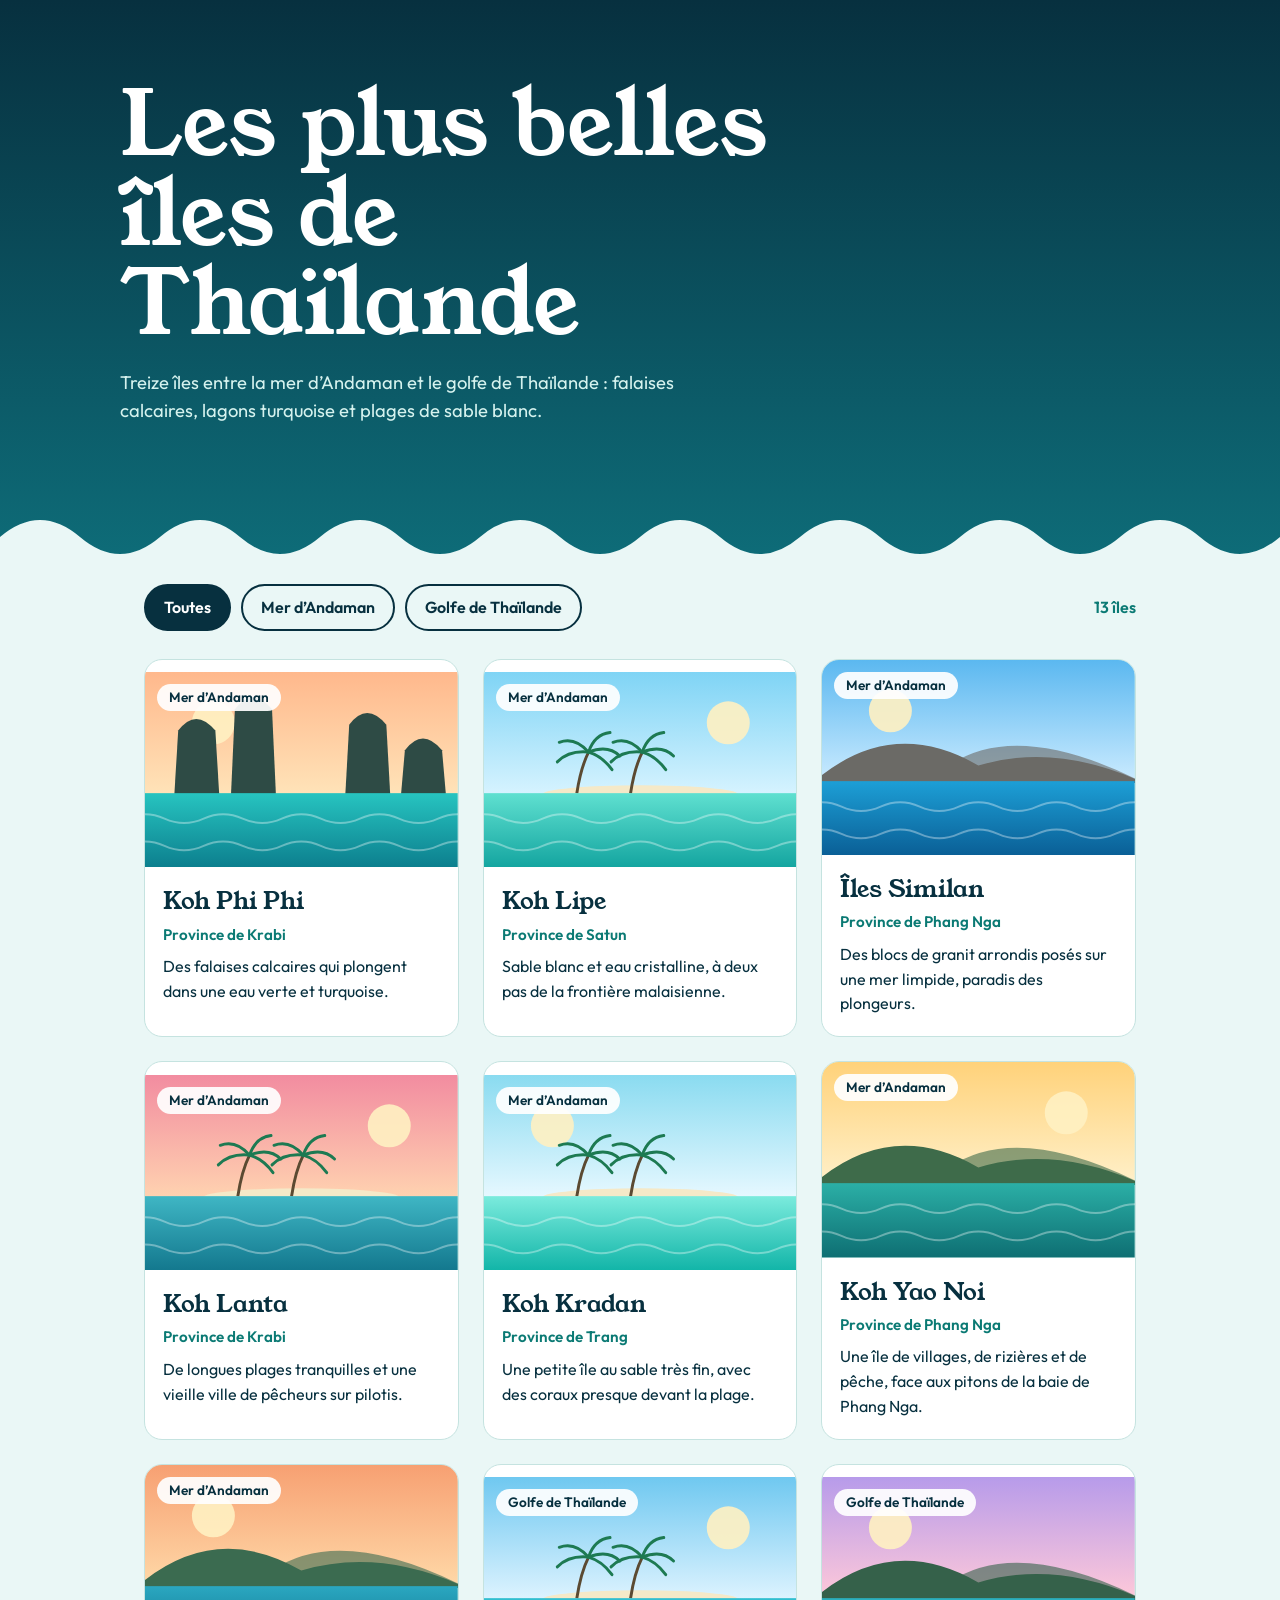
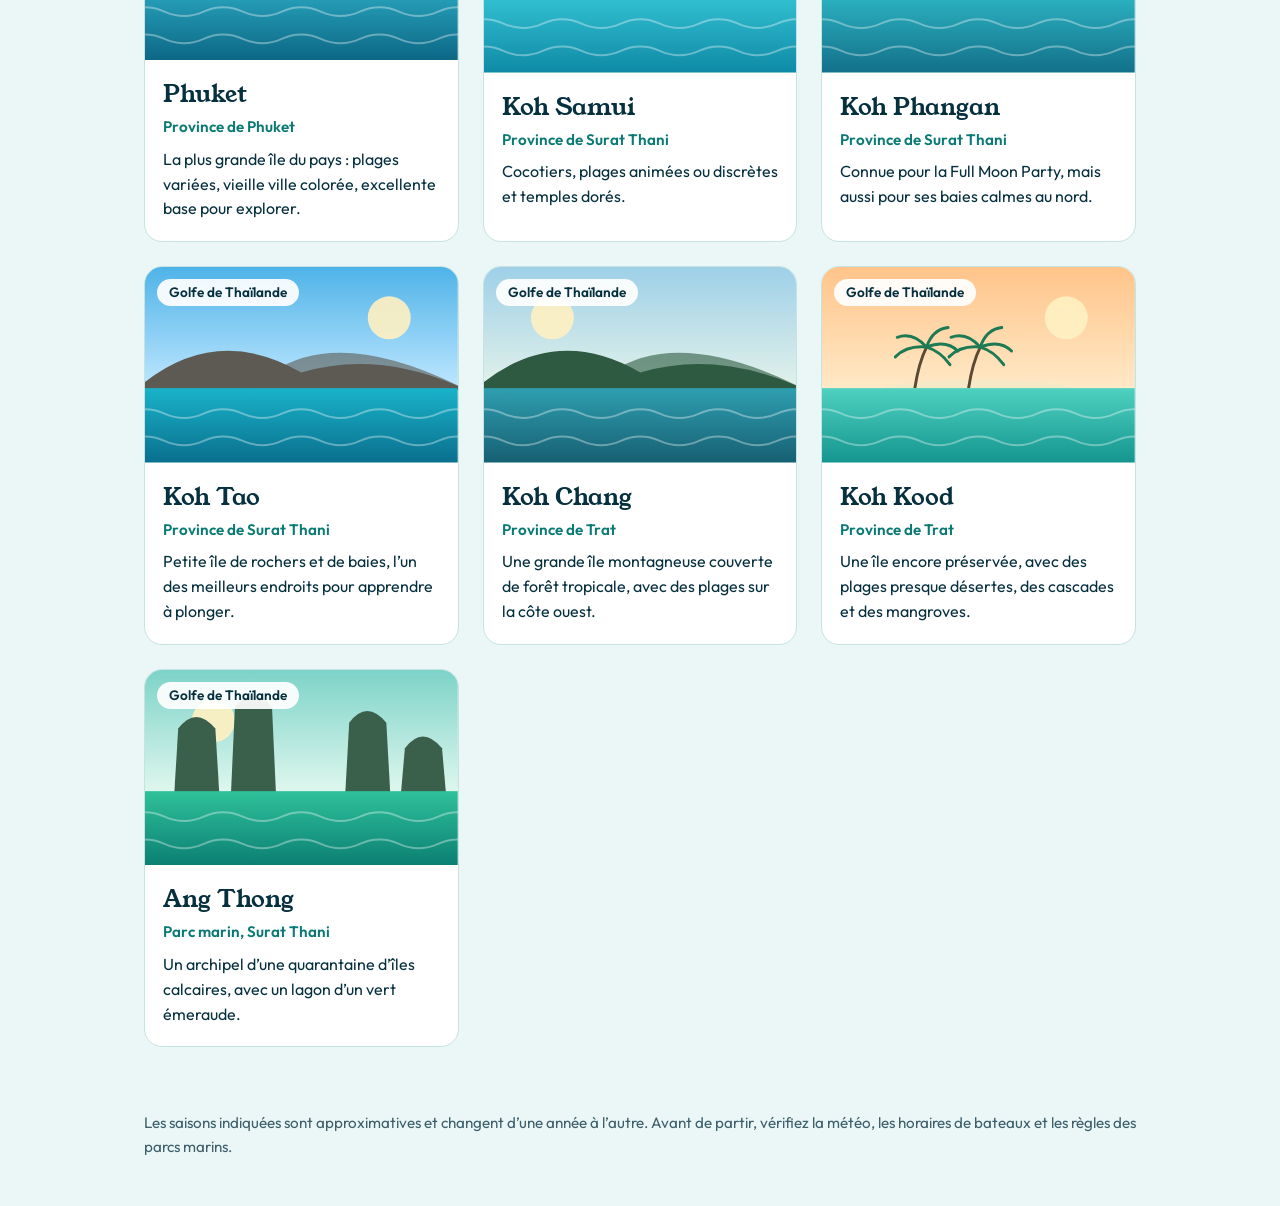
<file: index.html>
<!DOCTYPE html>
<html lang="fr">
<head>
<meta charset="UTF-8">
<meta name="viewport" content="width=device-width, initial-scale=1">
<title>Les plus belles îles de Thaïlande</title>
<link rel="preconnect" href="https://fonts.googleapis.com">
<link rel="preconnect" href="https://fonts.gstatic.com" crossorigin>
<link href="https://fonts.googleapis.com/css2?family=Outfit:wght@400;600&family=Young+Serif&display=swap" rel="stylesheet">
<style>
  :root {
    --fond: #EAF7F6;
    --encre: #07303F;
    --lagon: #0B7A74;
    --ruban: #FFC93C;
  }

  * { box-sizing: border-box; }

  body {
    margin: 0;
    background: var(--fond);
    color: var(--encre);
    font-family: "Outfit", Arial, sans-serif;
    line-height: 1.55;
  }

  /* ---------- En-tête ---------- */
  header {
    position: relative;
    overflow: hidden;
    padding: 80px 24px 150px;
    color: #fff;
    background: linear-gradient(180deg, #07303F 0%, #0E6E7A 100%);
  }

  .titrage { max-width: 1040px; margin: 0 auto; }

  h1 {
    font-family: "Young Serif", Georgia, serif;
    font-weight: 400;
    font-size: clamp(2.6rem, 9vw, 5.6rem);
    line-height: 1;
    margin: 0 0 20px;
    max-width: 13ch;
  }

  .accroche { font-size: 1.15rem; max-width: 48ch; margin: 0; color: #D5F2EE; }

  .vagues {
    position: absolute;
    left: 0; bottom: -1px;
    width: 200%; height: 80px;
    animation: derive 22s linear infinite;
  }

  @keyframes derive { to { transform: translateX(-50%); } }

  /* ---------- Filtres ---------- */
  main { max-width: 1040px; margin: 0 auto; padding: 8px 24px 64px; }

  .barre {
    display: flex;
    flex-wrap: wrap;
    align-items: center;
    gap: 10px;
    margin-bottom: 28px;
  }

  .barre button {
    font: inherit;
    font-weight: 600;
    padding: 9px 18px;
    border-radius: 999px;
    border: 2px solid var(--encre);
    background: transparent;
    color: var(--encre);
    cursor: pointer;
  }

  .barre button[aria-pressed="true"] { background: var(--encre); color: #fff; }
  .barre button:hover { background: #D3ECEA; }
  .barre button[aria-pressed="true"]:hover { background: var(--encre); }

  .compte { margin-left: auto; color: var(--lagon); font-weight: 600; }

  button:focus-visible { outline: 3px solid var(--ruban); outline-offset: 3px; box-shadow: 0 0 0 5px var(--encre); }

  /* ---------- Cartes ---------- */
  .grille {
    display: grid;
    grid-template-columns: repeat(auto-fill, minmax(270px, 1fr));
    gap: 24px;
  }

  .carte {
    padding: 0;
    text-align: left;
    font: inherit;
    color: inherit;
    background: #fff;
    border: 1px solid #C5E3E0;
    border-radius: 18px;
    overflow: hidden;
    cursor: pointer;
    transition: transform .2s ease;
  }

  .carte:hover { transform: translateY(-5px); }

  .vue { position: relative; aspect-ratio: 8 / 5; background: #CFEFEA; }
  .vue svg, .vue img { display: block; width: 100%; height: 100%; object-fit: cover; }

  .mer {
    position: absolute;
    top: 12px; left: 12px;
    padding: 3px 12px;
    border-radius: 999px;
    background: rgba(255, 255, 255, .92);
    color: var(--encre);
    font-size: .85rem;
    font-weight: 600;
  }

  .texte { padding: 16px 18px 20px; }

  .texte h3 {
    font-family: "Young Serif", Georgia, serif;
    font-weight: 400;
    font-size: 1.5rem;
    margin: 0 0 2px;
  }

  .region { margin: 0 0 8px; color: var(--lagon); font-weight: 600; font-size: .95rem; }
  .texte p:last-child { margin: 0; }

  /* ---------- Fiche détaillée ---------- */
  dialog {
    width: min(660px, 92vw);
    padding: 0;
    border: none;
    border-radius: 18px;
    color: var(--encre);
    overflow: hidden;
  }

  dialog::backdrop { background: rgba(7, 48, 63, .65); }

  .fiche-vue { aspect-ratio: 16 / 7; }
  .fiche-vue svg, .fiche-vue img { display: block; width: 100%; height: 100%; object-fit: cover; }

  .fiche-corps { padding: 24px 28px 30px; }

  .fiche-corps h2 {
    font-family: "Young Serif", Georgia, serif;
    font-weight: 400;
    font-size: 2rem;
    margin: 0 0 2px;
  }

  dl { margin: 18px 0 0; }
  dt { font-weight: 600; color: var(--lagon); margin-top: 14px; }
  dd { margin: 2px 0 0; }

  .fermer {
    position: absolute;
    top: 12px; right: 12px;
    width: 40px; height: 40px;
    border: none;
    border-radius: 50%;
    background: rgba(255, 255, 255, .92);
    color: var(--encre);
    font-size: 1.2rem;
    cursor: pointer;
  }

  footer { max-width: 1040px; margin: 0 auto; padding: 0 24px 48px; font-size: .95rem; color: #3E5F6B; }

  @media (prefers-reduced-motion: reduce) {
    .vagues { animation: none; }
    .carte { transition: none; }
  }
</style>
</head>
<body>

<header>
  <div class="titrage">
    <h1>Les plus belles îles de Thaïlande</h1>
    <p class="accroche">Treize îles entre la mer d’Andaman et le golfe de Thaïlande : falaises calcaires, lagons turquoise et plages de sable blanc.</p>
  </div>
  <svg class="vagues" viewBox="0 0 2880 80" preserveAspectRatio="none" aria-hidden="true">
    <path id="vague" fill="#EAF7F6" d=""/>
  </svg>
</header>

<main>
  <div class="barre" role="group" aria-label="Filtrer par mer">
    <button type="button" data-filtre="toutes" aria-pressed="true">Toutes</button>
    <button type="button" data-filtre="andaman" aria-pressed="false">Mer d’Andaman</button>
    <button type="button" data-filtre="golfe" aria-pressed="false">Golfe de Thaïlande</button>
    <span class="compte" id="compte" aria-live="polite"></span>
  </div>
  <div class="grille" id="grille"></div>
</main>

<footer>
  Les saisons indiquées sont approximatives et changent d’une année à l’autre. Avant de partir, vérifiez la météo, les horaires de bateaux et les règles des parcs marins.
</footer>

<dialog id="fiche" aria-labelledby="fiche-titre">
  <button type="button" class="fermer" id="fermer" aria-label="Fermer la fiche">✕</button>
  <div id="fiche-contenu"></div>
</dialog>

<script>
  /* Les îles. Pour ajouter une vraie photo, remplissez "photo" avec le nom
     d’un fichier image placé dans le même dossier, par exemple "phi-phi.jpg".
     Si "photo" est vide, une illustration dessinée par le code s’affiche.
     c = couleurs : ciel haut, ciel bas, mer haut, mer bas, rochers */
  const iles = [
    { nom: "Koh Phi Phi", mer: "andaman", region: "Province de Krabi", saison: "Novembre à avril", type: "karst", photo: "",
      c: ["#FFB88C", "#FFE3B8", "#27C4C0", "#0C7F8E", "#2E4B45"],
      resume: "Des falaises calcaires qui plongent dans une eau verte et turquoise.",
      faire: "Faire du snorkeling autour de Phi Phi Leh, monter au point de vue de Phi Phi Don, admirer le coucher de soleil depuis un bateau longtail. L’accès à Maya Bay est réglementé.",
      profil: "Ceux qui veulent des paysages spectaculaires et une ambiance animée." },
    { nom: "Koh Lipe", mer: "andaman", region: "Province de Satun", saison: "Novembre à avril", type: "flat", photo: "",
      c: ["#7FD4F5", "#D6F3FF", "#5FE0D0", "#14A5A0", "#2F7D5A"],
      resume: "Sable blanc et eau cristalline, à deux pas de la frontière malaisienne.",
      faire: "Snorkeling sur les récifs de la plage de Pattaya, tour des îlots du parc de Tarutao, marche d’une plage à l’autre.",
      profil: "Les amateurs de plages de carte postale et de petites îles où l’on circule à pied." },
    { nom: "Îles Similan", mer: "andaman", region: "Province de Phang Nga", saison: "Novembre à avril (parc fermé en saison des pluies)", type: "hill", photo: "",
      c: ["#5BB8F0", "#CBEBFF", "#1D9FD6", "#0A5F96", "#6B6A66"],
      resume: "Des blocs de granit arrondis posés sur une mer limpide, paradis des plongeurs.",
      faire: "Plongée et snorkeling avec tortues et raies, plages désertes, point de vue sur l’île n° 8 (Koh Similan).",
      profil: "Les plongeurs, de débutants à confirmés. Pas d’hôtels classiques : on y va en excursion ou en croisière." },
    { nom: "Koh Lanta", mer: "andaman", region: "Province de Krabi", saison: "Novembre à avril", type: "flat", photo: "",
      c: ["#F28CA0", "#FFD2B0", "#3FB6C4", "#13788E", "#2F7D5A"],
      resume: "De longues plages tranquilles et une vieille ville de pêcheurs sur pilotis.",
      faire: "Visiter Lanta Old Town, explorer le parc national au sud, partir en excursion vers Koh Rok.",
      profil: "Les familles et ceux qui cherchent le calme sans manquer de services." },
    { nom: "Koh Kradan", mer: "andaman", region: "Province de Trang", saison: "Novembre à avril", type: "flat", photo: "",
      c: ["#8ADBF0", "#E6F8FF", "#7BEBDD", "#12B5A8", "#2F7D5A"],
      resume: "Une petite île au sable très fin, avec des coraux presque devant la plage.",
      faire: "Snorkeling directement depuis la plage, tour des îles voisines, rien d’autre : c’est le principe.",
      profil: "Ceux qui veulent se déconnecter, avec peu de logements et peu de monde." },
    { nom: "Koh Yao Noi", mer: "andaman", region: "Province de Phang Nga", saison: "Novembre à avril", type: "hill", photo: "",
      c: ["#FFD27A", "#FFF0C9", "#2BAFA6", "#0E6F73", "#3E6B4A"],
      resume: "Une île de villages, de rizières et de pêche, face aux pitons de la baie de Phang Nga.",
      faire: "Louer un vélo ou un scooter, kayak entre les îlots calcaires, rencontrer les habitants.",
      profil: "Les curieux qui préfèrent la vie locale aux grandes plages touristiques." },
    { nom: "Phuket", mer: "andaman", region: "Province de Phuket", saison: "Novembre à avril", type: "hill", photo: "",
      c: ["#F7A072", "#FFD9A8", "#2AA7C0", "#0C6784", "#3B6B50"],
      resume: "La plus grande île du pays : plages variées, vieille ville colorée, excellente base pour explorer.",
      faire: "Plages de Kata et Nai Harn, vieille ville de Phuket Town, excursions vers la baie de Phang Nga et les îles Phi Phi.",
      profil: "Ceux qui veulent tout à portée : choix d’hôtels, restaurants, transports." },
    { nom: "Koh Samui", mer: "golfe", region: "Province de Surat Thani", saison: "Janvier à septembre", type: "flat", photo: "",
      c: ["#6FC8F0", "#DDF3FF", "#32BFD1", "#0F8AA6", "#2F7D5A"],
      resume: "Cocotiers, plages animées ou discrètes et temples dorés.",
      faire: "Plage de Chaweng ou de Lamai, Big Buddha, excursion vers le parc marin d’Ang Thong.",
      profil: "Les voyageurs qui aiment le confort, des hôtels de tous niveaux et une bonne offre de restaurants." },
    { nom: "Koh Phangan", mer: "golfe", region: "Province de Surat Thani", saison: "Janvier à septembre", type: "hill", photo: "",
      c: ["#B79BEA", "#FFC9D9", "#2BB0BF", "#13708A", "#35614A"],
      resume: "Connue pour la Full Moon Party, mais aussi pour ses baies calmes au nord.",
      faire: "Plage de Haad Rin pour la fête, cascades de la jungle, bien-être et yoga à Srithanu, criques du nord.",
      profil: "Les fêtards comme les amateurs de yoga et de nature." },
    { nom: "Koh Tao", mer: "golfe", region: "Province de Surat Thani", saison: "Février à septembre", type: "hill", photo: "",
      c: ["#4FB3E8", "#BFE7FF", "#19B3C9", "#0A6F8E", "#5C5A52"],
      resume: "Petite île de rochers et de baies, l’un des meilleurs endroits pour apprendre à plonger.",
      faire: "Passer un brevet de plongée, snorkeling dans la baie de Shark Bay, randonnée vers le point de vue de John-Suwan.",
      profil: "Les futurs plongeurs et les amateurs de snorkeling." },
    { nom: "Koh Chang", mer: "golfe", region: "Province de Trat", saison: "Novembre à avril", type: "hill", photo: "",
      c: ["#9ED0E8", "#E3F2EA", "#2E9FB0", "#175F72", "#2D5A40"],
      resume: "Une grande île montagneuse couverte de forêt tropicale, avec des plages sur la côte ouest.",
      faire: "Cascades dans la jungle, plage de White Sand, village de pêcheurs de Bang Bao, balade à dos d’éléphant éthique ou kayak.",
      profil: "Les amoureux de nature qui veulent aussi des plages." },
    { nom: "Koh Kood", mer: "golfe", region: "Province de Trat", saison: "Novembre à avril", type: "flat", photo: "",
      c: ["#FFC48A", "#FFE9C7", "#4FD1C0", "#14958F", "#2F7D5A"],
      resume: "Une île encore préservée, avec des plages presque désertes, des cascades et des mangroves.",
      faire: "Cascade de Klong Chao, kayak dans la mangrove de Klong Hin, plages du sud-ouest.",
      profil: "Ceux qui cherchent le calme et le dépaysement, loin des foules." },
    { nom: "Ang Thong", mer: "golfe", region: "Parc marin, Surat Thani", saison: "Janvier à septembre", type: "karst", photo: "",
      c: ["#7DD3C8", "#DFF7EE", "#2FC19A", "#0B7F73", "#3A5F4B"],
      resume: "Un archipel d’une quarantaine d’îles calcaires, avec un lagon d’un vert émeraude.",
      faire: "Kayak entre les îlots, montée au point de vue de Koh Wua Talap, lagon d’émeraude de Koh Mae Ko.",
      profil: "Ceux qui aiment les paysages de falaises, en excursion d’une journée depuis Samui ou Phangan." }
  ];

  /* ---------- Illustration dessinée par le code ---------- */
  function tour(x, h) {
    const y = 120 - h;
    return `<path d="M${x} 126 L${x + 4} ${y + 18} Q${x + 22} ${y - 6} ${x + 42} ${y + 18} L${x + 46} 126Z"/>`;
  }

  function palmier(x) {
    return `<g stroke="#5B4A32" stroke-width="3" fill="none"><path d="M${x} 124 Q${x + 4} 98 ${x + 12} 82"/></g>
      <g stroke="#1D7A52" stroke-width="3" stroke-linecap="round" fill="none">
        <path d="M${x + 12} 82 q-20 -2 -32 10"/><path d="M${x + 12} 82 q-14 -16 -30 -10"/>
        <path d="M${x + 12} 82 q6 -18 22 -20"/><path d="M${x + 12} 82 q20 -8 32 4"/>
        <path d="M${x + 12} 82 q14 4 24 18"/></g>`;
  }

  function scene(ile, id) {
    const [s1, s2, m1, m2, roche] = ile.c;
    let formes = "";
    if (ile.type === "karst") {
      formes = `<g fill="${roche}">${tour(30, 78)}${tour(88, 100)}${tour(205, 84)}${tour(262, 58)}</g>`;
    } else if (ile.type === "hill") {
      formes = `<path d="M-10 126 Q60 70 130 108 Q200 60 330 126Z" fill="${roche}" opacity=".6"/>
               <path d="M-10 126 Q70 56 160 108 Q240 84 330 126Z" fill="${roche}"/>`;
    } else {
      formes = `<ellipse cx="160" cy="125" rx="100" ry="9" fill="#F5E9C8"/>${palmier(150)}${palmier(95)}`;
    }
    const vague = (y) => `<path d="M-20 ${y} q20 -9 40 0 t40 0 t40 0 t40 0 t40 0 t40 0 t40 0 t40 0 t40 0" fill="none" stroke="#fff" stroke-opacity=".35" stroke-width="2"/>`;
    return `<svg viewBox="0 0 320 200" preserveAspectRatio="xMidYMid slice" role="img" aria-label="Illustration de ${ile.nom}">
      <defs>
        <linearGradient id="ciel${id}" x1="0" y1="0" x2="0" y2="1"><stop offset="0" stop-color="${s1}"/><stop offset="1" stop-color="${s2}"/></linearGradient>
        <linearGradient id="mer${id}" x1="0" y1="0" x2="0" y2="1"><stop offset="0" stop-color="${m1}"/><stop offset="1" stop-color="${m2}"/></linearGradient>
      </defs>
      <rect width="320" height="125" fill="url(#ciel${id})"/>
      <circle cx="${id % 2 ? 250 : 70}" cy="52" r="22" fill="#FFF1C2" opacity=".9"/>
      ${formes}
      <rect y="124" width="320" height="76" fill="url(#mer${id})"/>
      ${vague(150)}${vague(178)}
    </svg>`;
  }

  function visuel(ile, id) {
    return ile.photo ? `<img src="${ile.photo}" alt="${ile.nom}">` : scene(ile, id);
  }

  const nomMer = { andaman: "Mer d’Andaman", golfe: "Golfe de Thaïlande" };

  /* ---------- Affichage ---------- */
  const grille = document.getElementById("grille");
  const compte = document.getElementById("compte");
  const fiche = document.getElementById("fiche");
  const contenu = document.getElementById("fiche-contenu");
  let filtre = "toutes";

  function afficher() {
    const liste = iles.map((ile, i) => ({ ile, i })).filter(({ ile }) => filtre === "toutes" || ile.mer === filtre);
    grille.innerHTML = liste.map(({ ile, i }) => `
      <button type="button" class="carte" data-i="${i}">
        <div class="vue">${visuel(ile, i)}<span class="mer">${nomMer[ile.mer]}</span></div>
        <div class="texte">
          <h3>${ile.nom}</h3>
          <p class="region">${ile.region}</p>
          <p>${ile.resume}</p>
        </div>
      </button>`).join("");
    compte.textContent = liste.length + (liste.length > 1 ? " îles" : " île");
  }

  document.querySelectorAll("[data-filtre]").forEach((bouton) => {
    bouton.addEventListener("click", () => {
      filtre = bouton.dataset.filtre;
      document.querySelectorAll("[data-filtre]").forEach((b) => b.setAttribute("aria-pressed", b === bouton));
      afficher();
    });
  });

  grille.addEventListener("click", (e) => {
    const carte = e.target.closest(".carte");
    if (!carte) return;
    const i = Number(carte.dataset.i);
    const ile = iles[i];
    contenu.innerHTML = `
      <div class="fiche-vue">${visuel(ile, "d" + i)}</div>
      <div class="fiche-corps">
        <h2 id="fiche-titre">${ile.nom}</h2>
        <p class="region">${ile.region} · ${nomMer[ile.mer]}</p>
        <p>${ile.resume}</p>
        <dl>
          <dt>Saison conseillée</dt><dd>${ile.saison}</dd>
          <dt>À ne pas manquer</dt><dd>${ile.faire}</dd>
          <dt>Pour qui</dt><dd>${ile.profil}</dd>
        </dl>
      </div>`;
    fiche.showModal();
  });

  document.getElementById("fermer").addEventListener("click", () => fiche.close());
  fiche.addEventListener("click", (e) => { if (e.target === fiche) fiche.close(); });

  /* Vagues animées de l’en-tête : 32 demi-ondulations de 90 px */
  document.getElementById("vague").setAttribute("d", "M0 40 q45 -34 90 0" + " t90 0".repeat(31) + " V80 H0Z");

  afficher();
</script>
</body>
</html>
</file>
